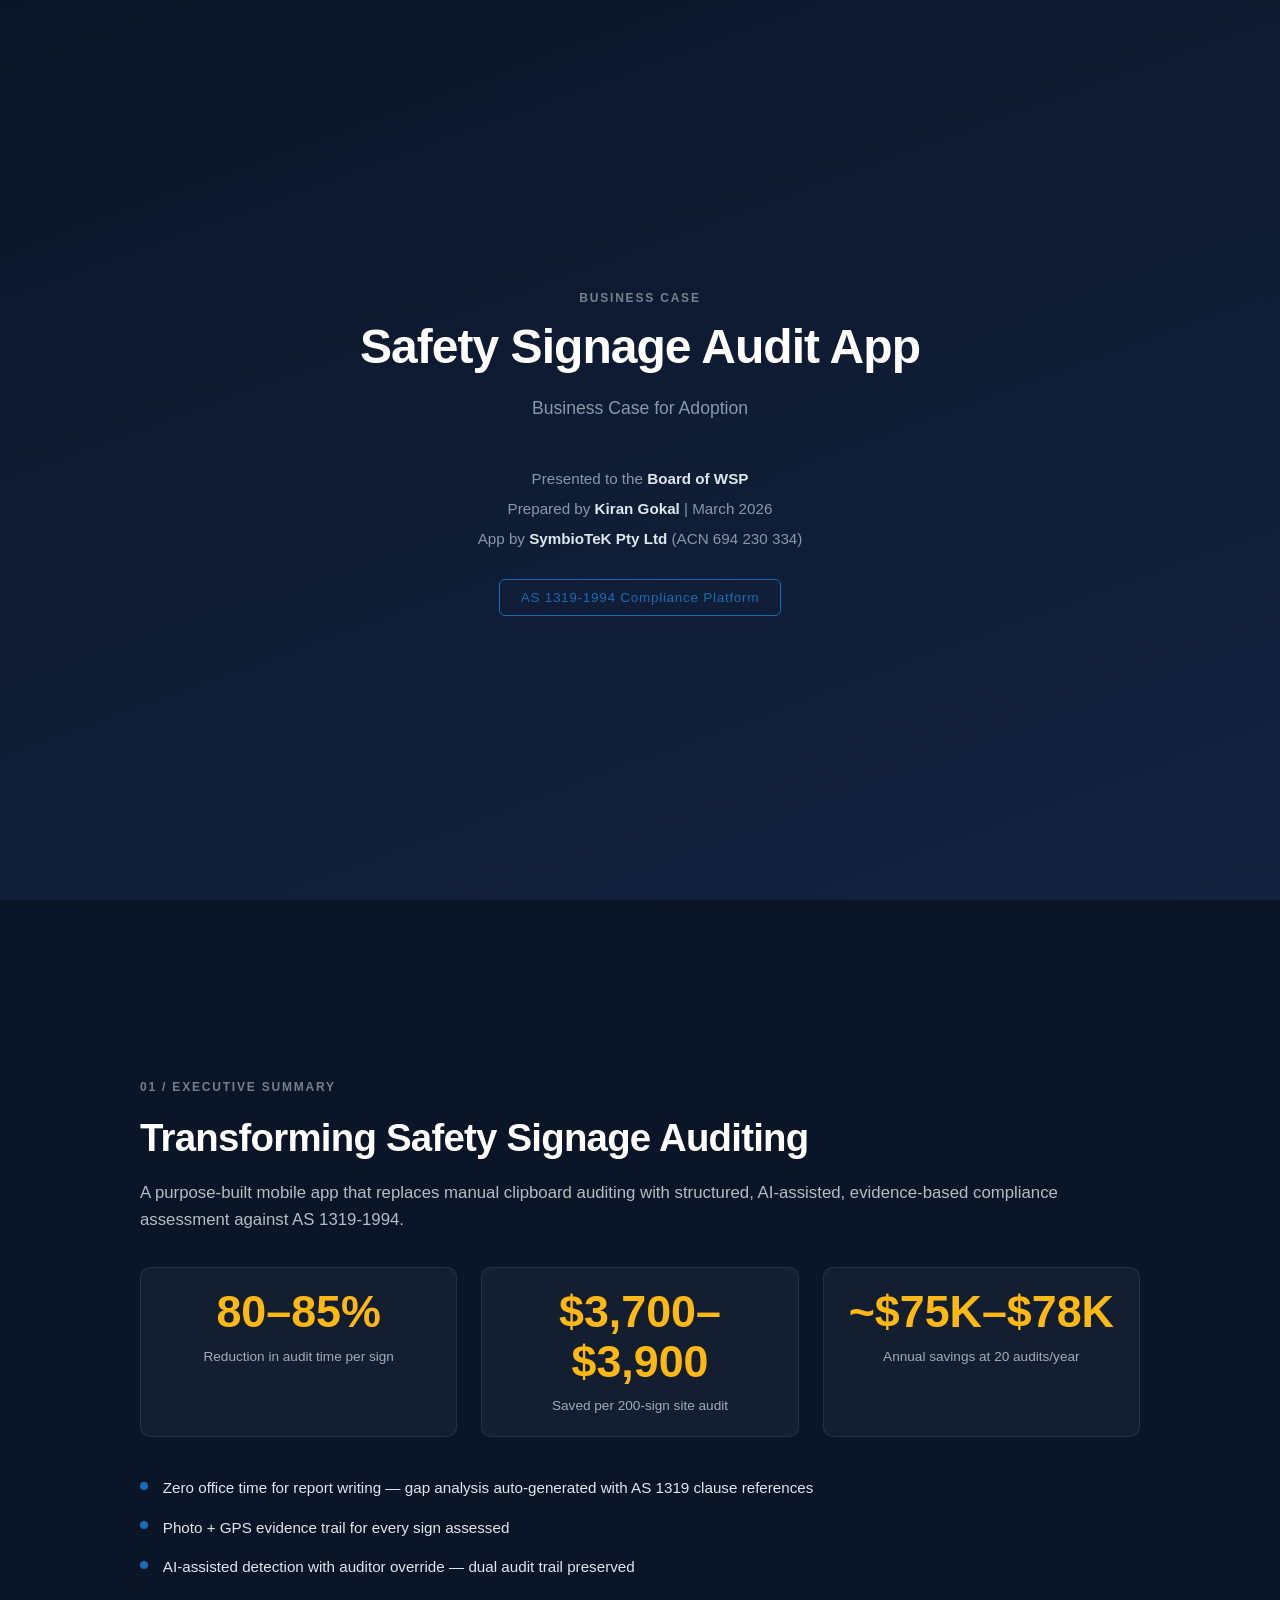
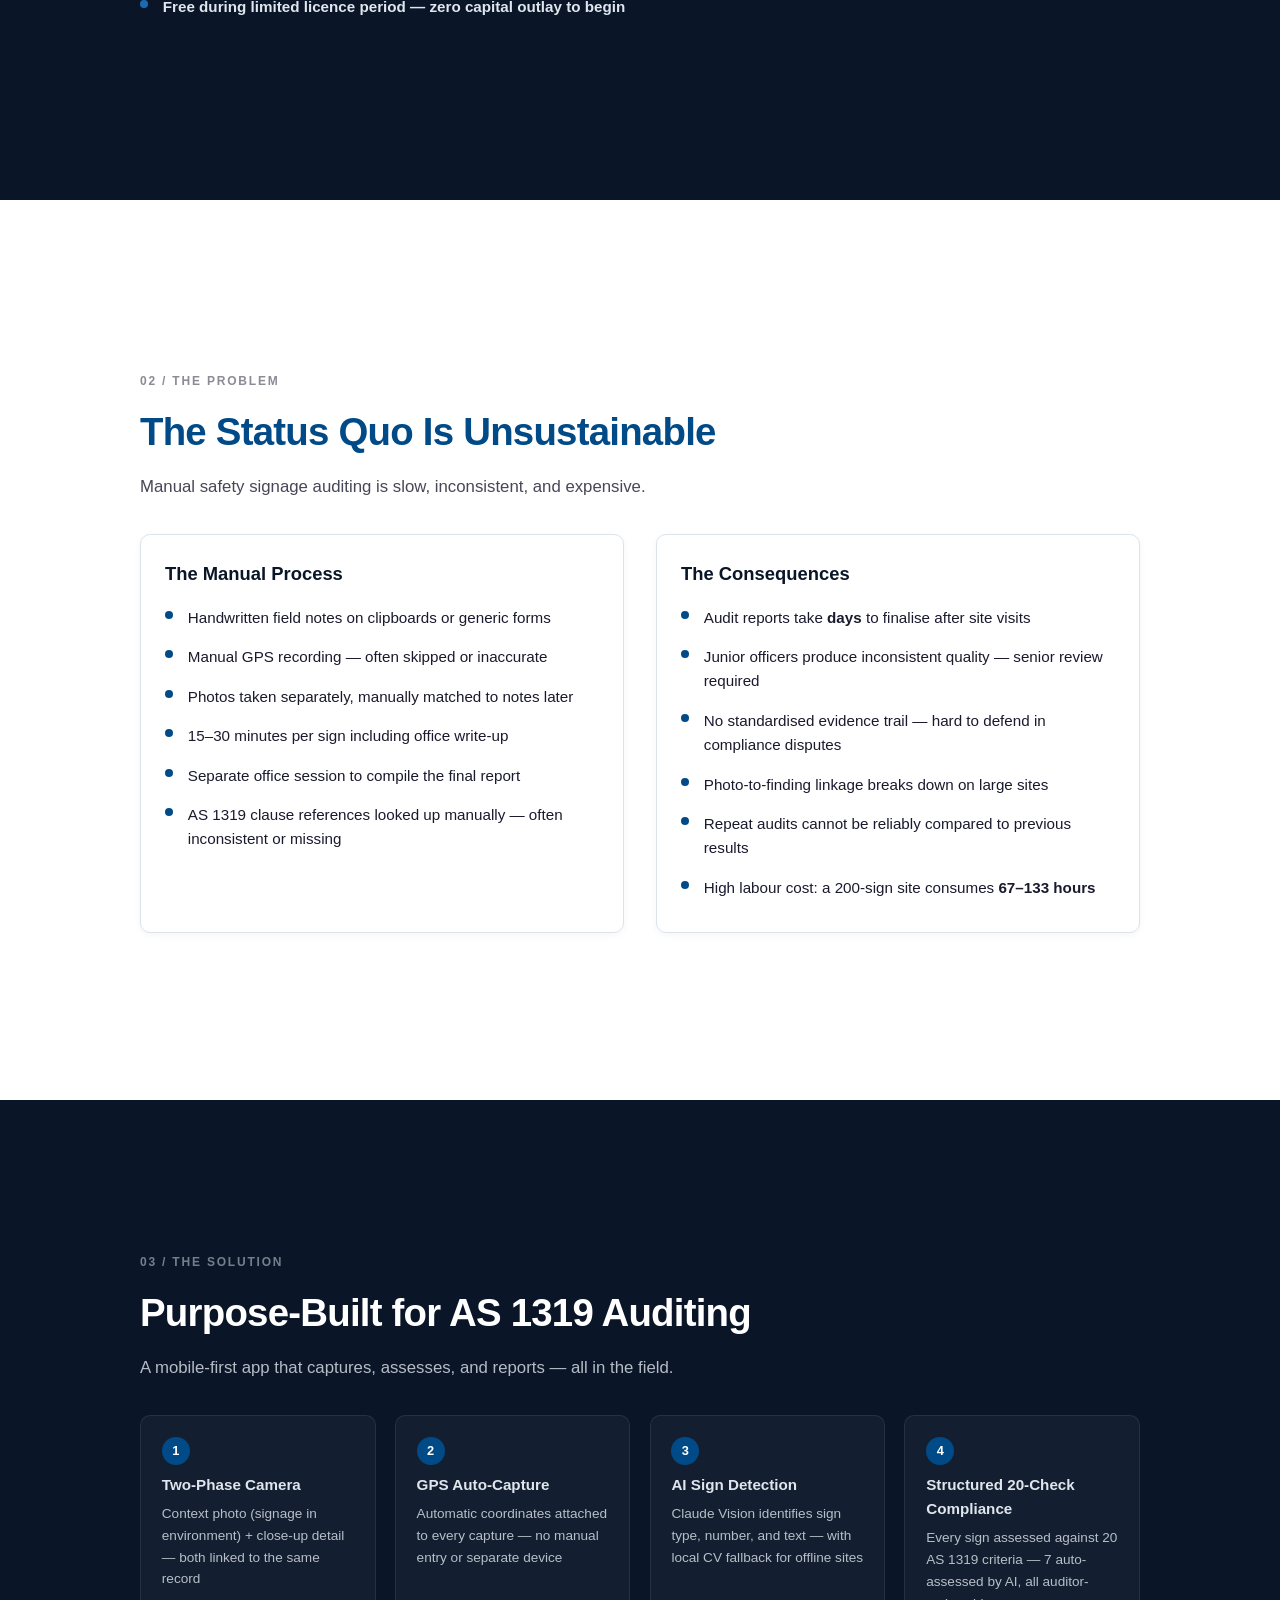
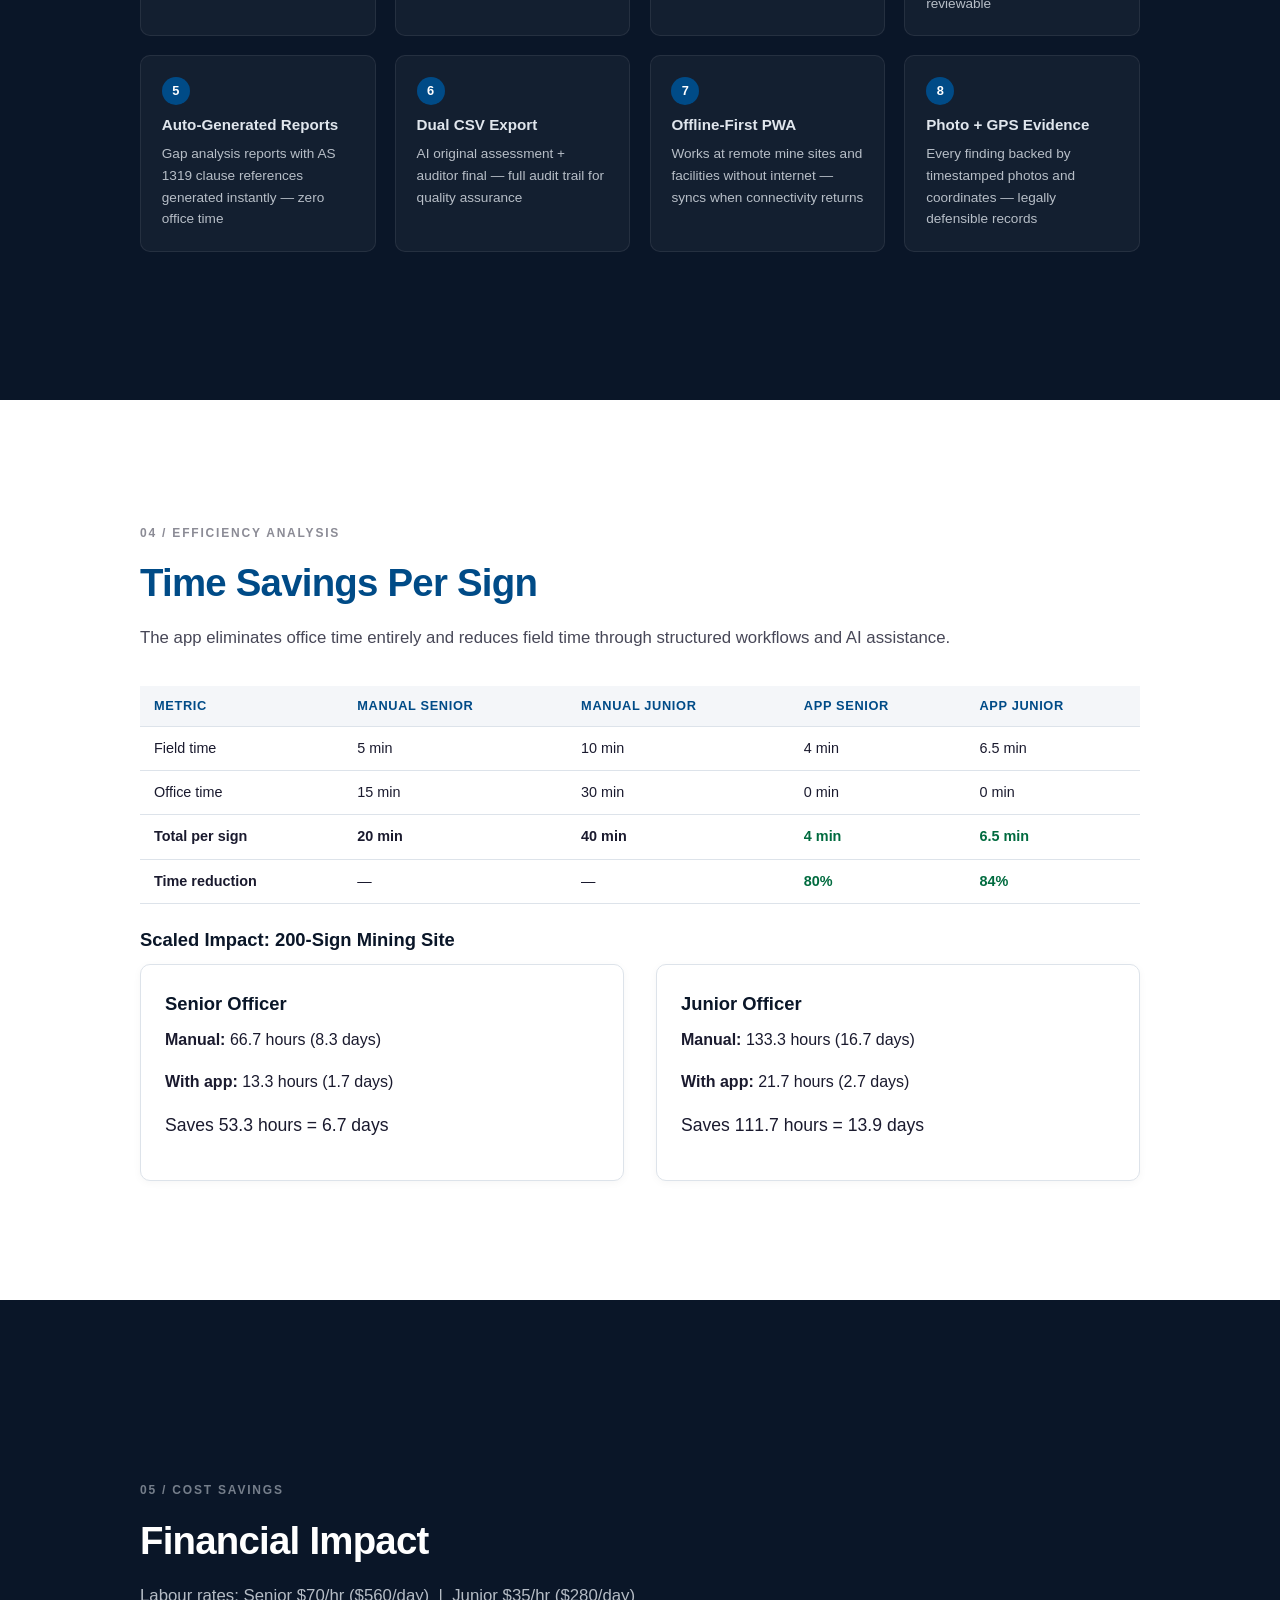
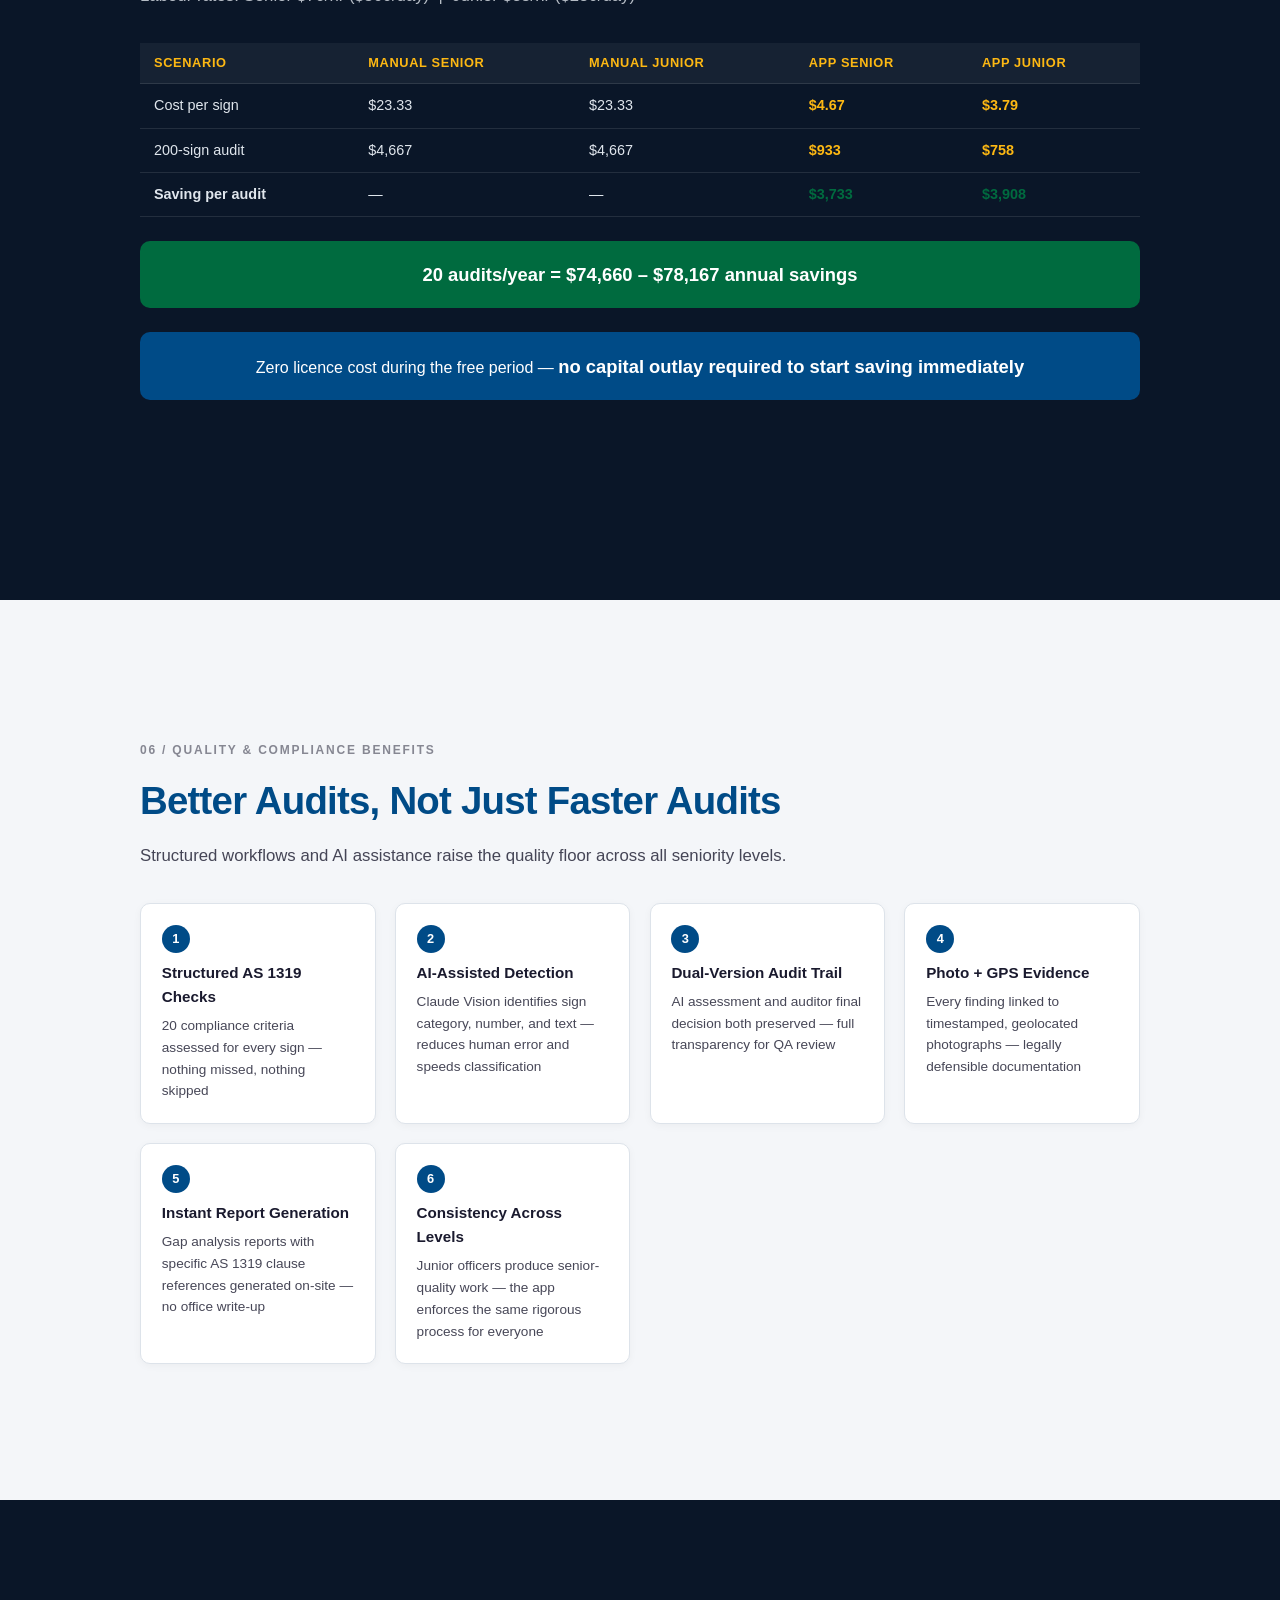
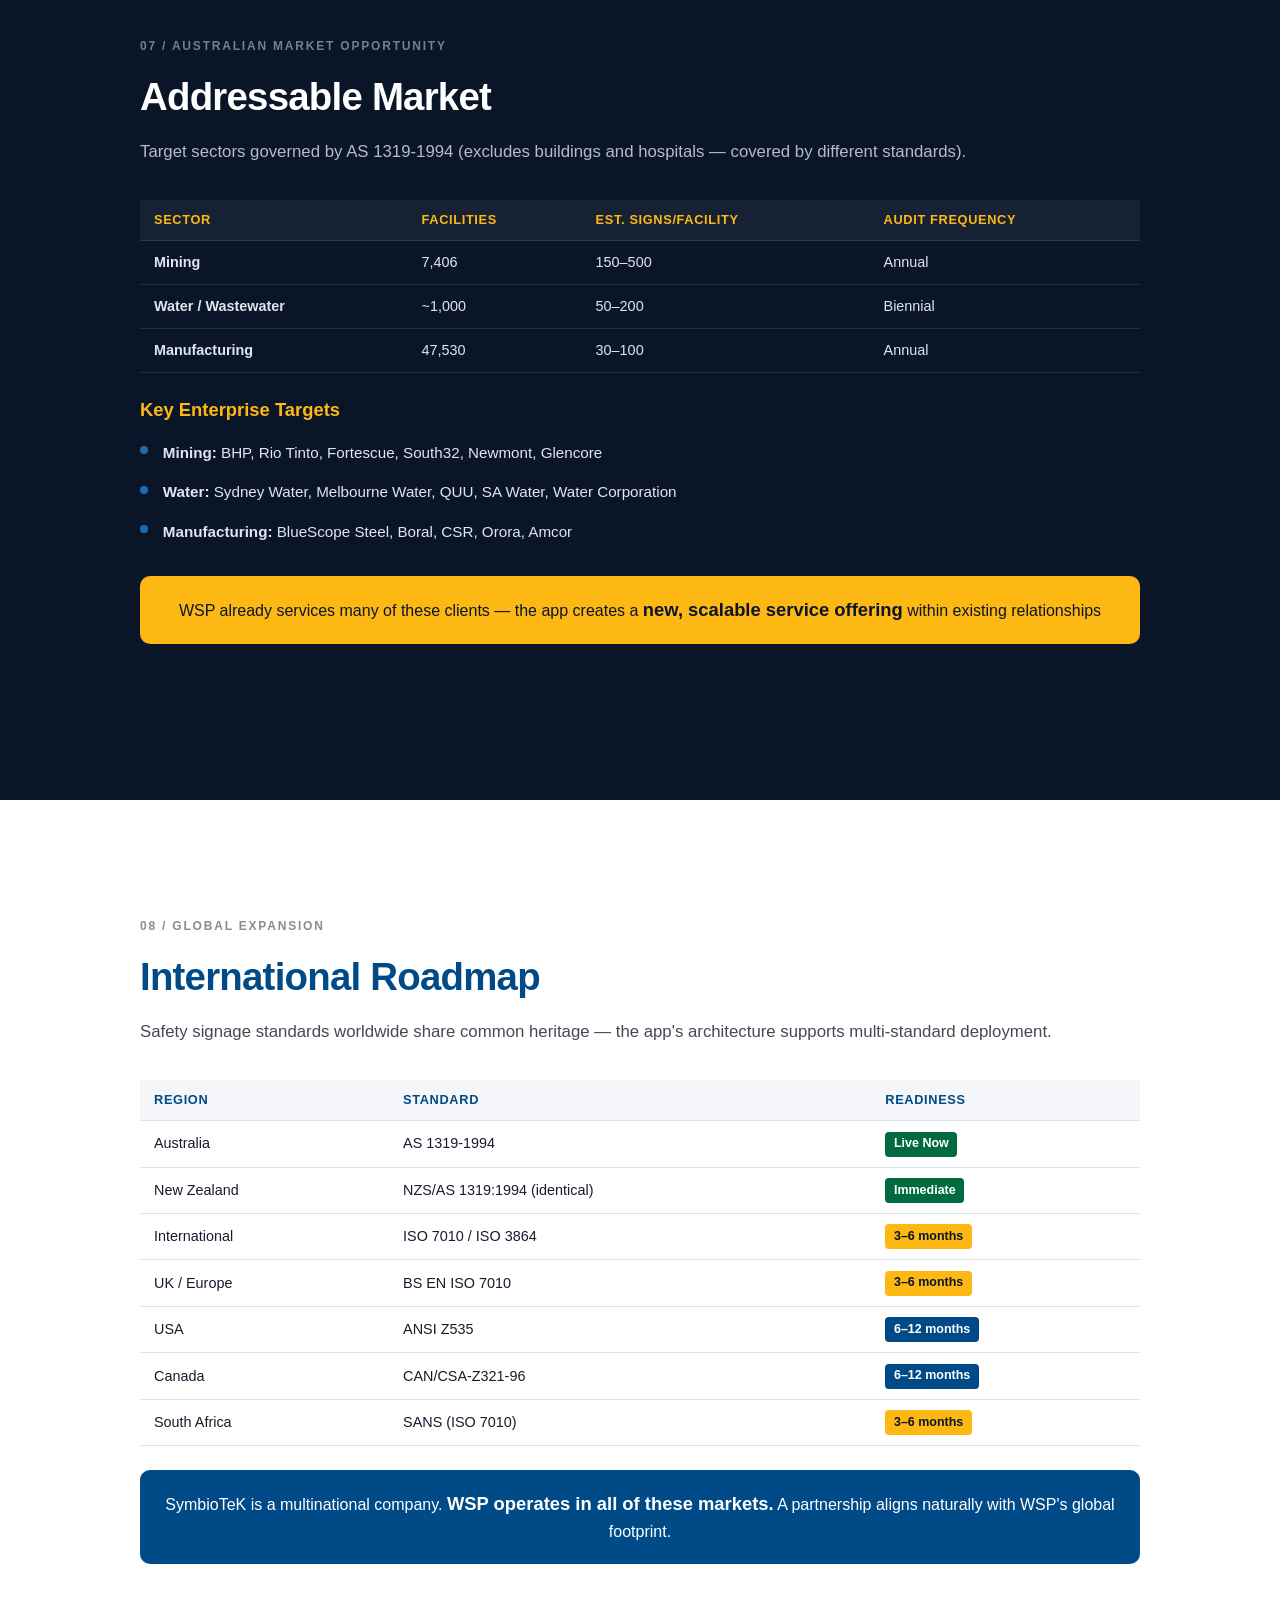
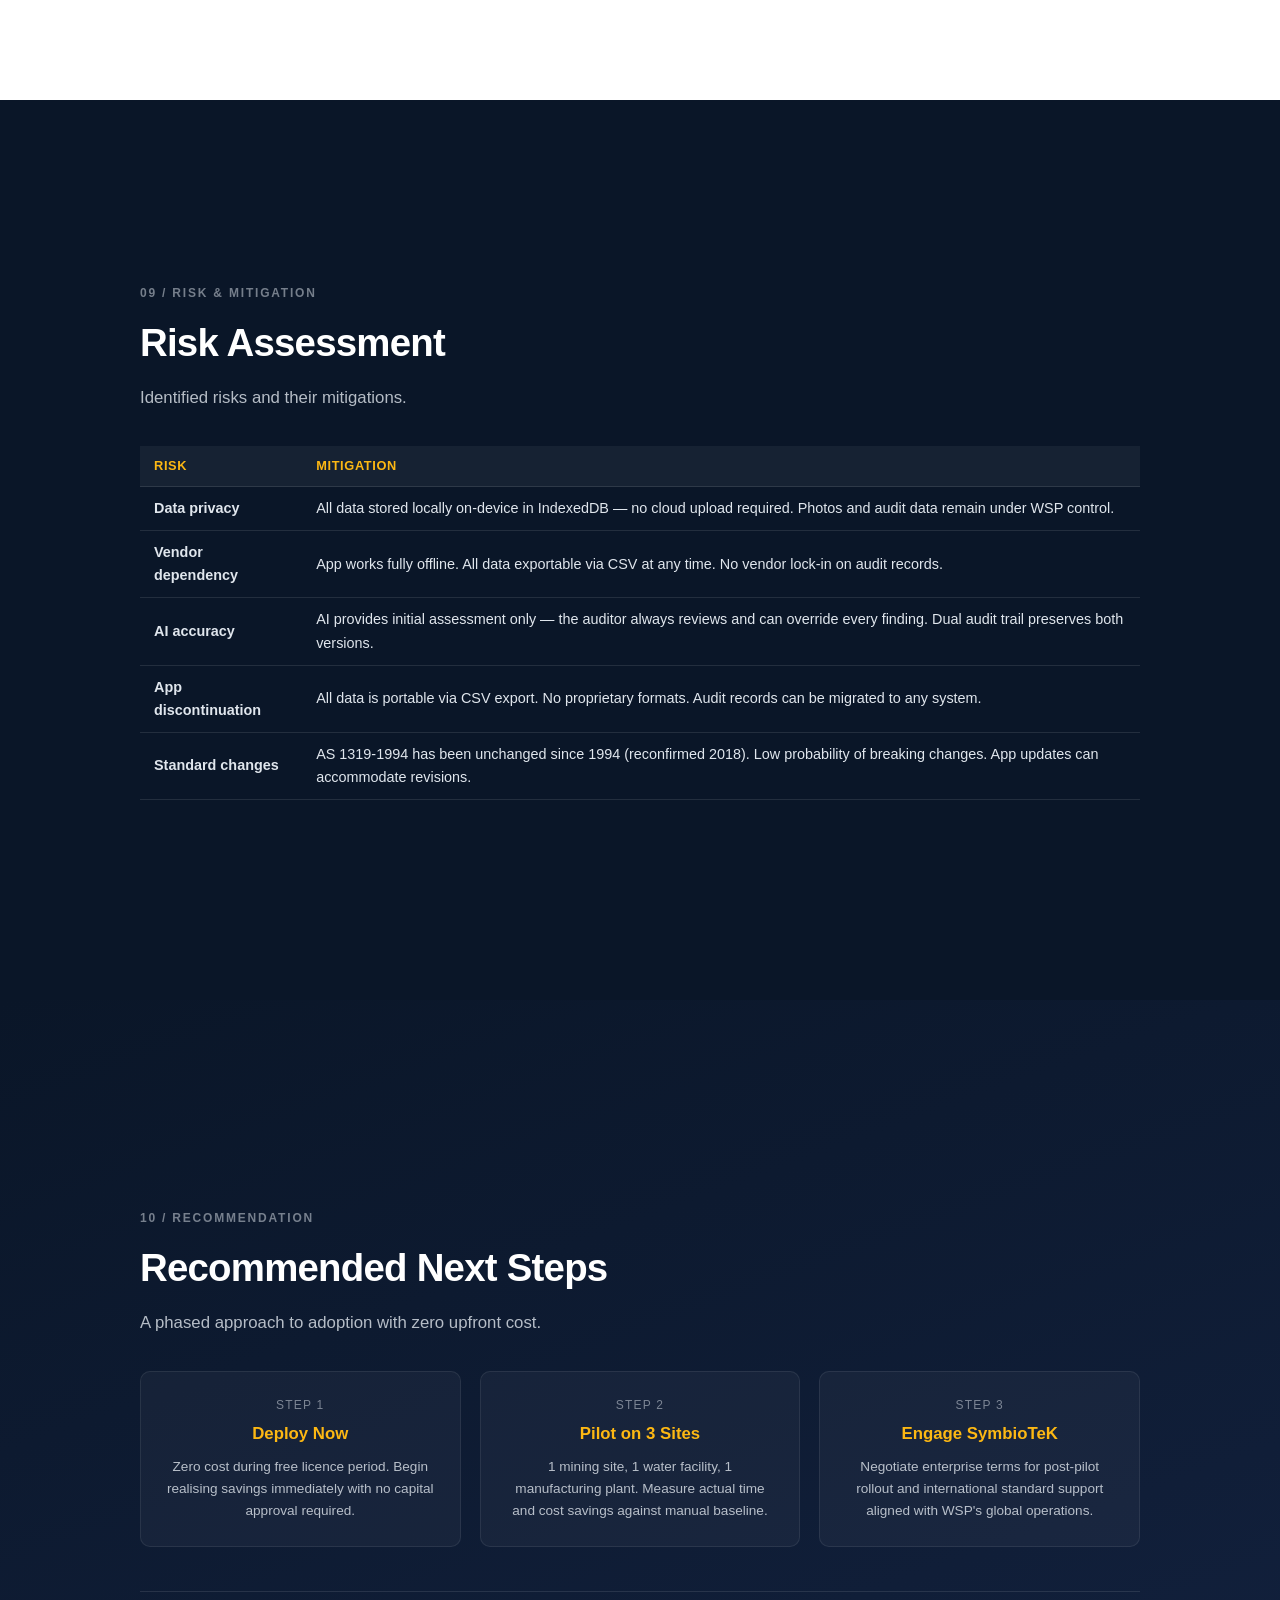
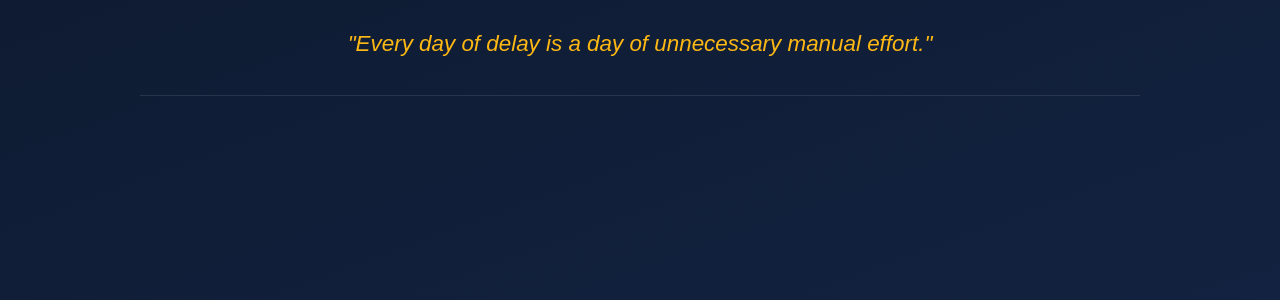
<file: business-case.html>
<!DOCTYPE html>
<html lang="en">
<head>
<meta charset="UTF-8">
<meta name="viewport" content="width=device-width, initial-scale=1.0">
<title>Safety Signage Audit App — Business Case for Adoption | WSP</title>
<style>
  :root {
    --dark: #0a1628;
    --dark-accent: #132240;
    --white: #ffffff;
    --light-bg: #f4f6f9;
    --primary: #004B87;
    --primary-light: #1a6bb5;
    --red: #CC0000;
    --green: #006B3F;
    --yellow: #FDB813;
    --text-dark: #1a1a2e;
    --text-light: #e0e6ed;
    --text-muted: #8899aa;
    --border: #dde3ea;
  }

  *, *::before, *::after { box-sizing: border-box; margin: 0; padding: 0; }

  html {
    scroll-snap-type: y mandatory;
    scroll-behavior: smooth;
    font-size: 16px;
  }

  body {
    font-family: -apple-system, BlinkMacSystemFont, "Segoe UI", Roboto, Helvetica, Arial, sans-serif;
    line-height: 1.6;
    color: var(--text-dark);
    background: var(--dark);
  }

  section {
    min-height: 100vh;
    scroll-snap-align: start;
    display: flex;
    align-items: center;
    justify-content: center;
    padding: 60px 24px;
  }

  .container {
    max-width: 1000px;
    width: 100%;
    margin: 0 auto;
  }

  /* Dark sections */
  .dark { background: var(--dark); color: var(--text-light); }
  .dark h2 { color: var(--white); }
  .dark h3 { color: var(--yellow); }
  .dark .subtitle { color: var(--text-muted); }

  /* Light sections */
  .light { background: var(--white); color: var(--text-dark); }
  .light h2 { color: var(--primary); }
  .light h3 { color: var(--dark); }

  /* Alt light */
  .light-alt { background: var(--light-bg); color: var(--text-dark); }
  .light-alt h2 { color: var(--primary); }

  h2 {
    font-size: clamp(1.8rem, 4vw, 2.4rem);
    margin-bottom: 0.3em;
    letter-spacing: -0.02em;
  }

  h3 {
    font-size: 1.15rem;
    margin-bottom: 0.5em;
  }

  p { margin-bottom: 1em; }

  .section-subtitle {
    font-size: 1.05rem;
    margin-bottom: 2em;
    opacity: 0.8;
  }

  .section-number {
    display: inline-block;
    font-size: 0.75rem;
    font-weight: 700;
    letter-spacing: 0.15em;
    text-transform: uppercase;
    margin-bottom: 0.8em;
    opacity: 0.5;
  }

  /* ---- Section 1: Title ---- */
  .title-section {
    text-align: center;
    background: linear-gradient(160deg, var(--dark) 0%, var(--dark-accent) 100%);
  }
  .title-section h1 {
    font-size: clamp(2rem, 5vw, 3rem);
    color: var(--white);
    margin-bottom: 0.4em;
    letter-spacing: -0.02em;
    line-height: 1.2;
  }
  .title-section .tagline {
    font-size: 1.1rem;
    color: var(--text-muted);
    margin-bottom: 2.5em;
  }
  .title-meta {
    display: flex;
    flex-direction: column;
    gap: 0.4em;
    font-size: 0.95rem;
    color: var(--text-muted);
  }
  .title-meta strong { color: var(--text-light); }
  .title-badge {
    display: inline-block;
    margin-top: 2em;
    padding: 0.5em 1.5em;
    border: 1px solid var(--primary-light);
    border-radius: 6px;
    color: var(--primary-light);
    font-size: 0.85rem;
    letter-spacing: 0.05em;
  }

  /* ---- Tables ---- */
  table {
    width: 100%;
    border-collapse: collapse;
    margin: 1.5em 0;
    font-size: 0.9rem;
  }
  .dark table { color: var(--text-light); }
  th, td {
    padding: 10px 14px;
    text-align: left;
    border-bottom: 1px solid var(--border);
  }
  .dark th, .dark td { border-color: rgba(255,255,255,0.1); }
  th {
    font-weight: 700;
    font-size: 0.8rem;
    text-transform: uppercase;
    letter-spacing: 0.05em;
  }
  .light th, .light-alt th { background: var(--light-bg); color: var(--primary); }
  .dark th { background: rgba(255,255,255,0.05); color: var(--yellow); }
  td.highlight { font-weight: 700; color: var(--green); }
  .dark td.highlight { color: var(--yellow); }
  td.saving { font-weight: 700; color: var(--green); }

  /* ---- Two-column layout ---- */
  .two-col {
    display: grid;
    grid-template-columns: 1fr 1fr;
    gap: 2em;
  }
  @media (max-width: 680px) {
    .two-col { grid-template-columns: 1fr; }
  }
  .col-card {
    padding: 1.5em;
    border-radius: 10px;
  }
  .dark .col-card { background: rgba(255,255,255,0.04); border: 1px solid rgba(255,255,255,0.08); }
  .light .col-card, .light-alt .col-card { background: var(--white); border: 1px solid var(--border); box-shadow: 0 2px 8px rgba(0,0,0,0.04); }

  /* ---- Grid cards ---- */
  .card-grid {
    display: grid;
    grid-template-columns: repeat(auto-fill, minmax(220px, 1fr));
    gap: 1.2em;
    margin-top: 1.5em;
  }
  .card {
    padding: 1.3em;
    border-radius: 10px;
    position: relative;
  }
  .dark .card { background: rgba(255,255,255,0.04); border: 1px solid rgba(255,255,255,0.08); }
  .light .card, .light-alt .card { background: var(--white); border: 1px solid var(--border); box-shadow: 0 2px 8px rgba(0,0,0,0.04); }
  .card-number {
    display: inline-block;
    width: 28px; height: 28px;
    line-height: 28px;
    text-align: center;
    border-radius: 50%;
    font-size: 0.8rem;
    font-weight: 700;
    margin-bottom: 0.6em;
  }
  .dark .card-number { background: var(--primary); color: var(--white); }
  .light .card-number, .light-alt .card-number { background: var(--primary); color: var(--white); }
  .card h4 {
    font-size: 0.95rem;
    margin-bottom: 0.4em;
  }
  .card p {
    font-size: 0.85rem;
    opacity: 0.8;
    margin-bottom: 0;
  }

  /* ---- Callout ---- */
  .callout {
    padding: 1.2em 1.5em;
    border-radius: 10px;
    margin: 1.5em 0;
    font-size: 1rem;
    text-align: center;
  }
  .callout-green { background: var(--green); color: var(--white); }
  .callout-blue { background: var(--primary); color: var(--white); }
  .callout-yellow { background: var(--yellow); color: var(--dark); }
  .callout-red { background: var(--red); color: var(--white); }
  .callout strong { font-size: 1.15em; }

  /* ---- Bullet list ---- */
  ul.clean {
    list-style: none;
    padding: 0;
  }
  ul.clean li {
    padding: 0.5em 0 0.5em 1.5em;
    position: relative;
    font-size: 0.95rem;
  }
  ul.clean li::before {
    content: "";
    position: absolute;
    left: 0;
    top: 0.85em;
    width: 8px; height: 8px;
    border-radius: 50%;
  }
  .dark ul.clean li::before { background: var(--primary-light); }
  .light ul.clean li::before, .light-alt ul.clean li::before { background: var(--primary); }

  /* ---- Exec summary stats ---- */
  .stat-row {
    display: grid;
    grid-template-columns: repeat(auto-fit, minmax(200px, 1fr));
    gap: 1.5em;
    margin: 2em 0;
  }
  .stat {
    text-align: center;
    padding: 1.2em;
    border-radius: 10px;
  }
  .dark .stat { background: rgba(255,255,255,0.04); border: 1px solid rgba(255,255,255,0.08); }
  .stat .num {
    font-size: clamp(2rem, 5vw, 2.8rem);
    font-weight: 800;
    line-height: 1.1;
    margin-bottom: 0.2em;
  }
  .stat .label {
    font-size: 0.85rem;
    opacity: 0.7;
  }
  .num-green { color: var(--green); }
  .num-yellow { color: var(--yellow); }
  .num-blue { color: var(--primary-light); }

  /* ---- Recommendation section ---- */
  .rec-steps {
    display: grid;
    grid-template-columns: repeat(auto-fit, minmax(200px, 1fr));
    gap: 1.2em;
    margin: 2em 0;
  }
  .rec-step {
    padding: 1.5em;
    border-radius: 10px;
    text-align: center;
  }
  .dark .rec-step { background: rgba(255,255,255,0.04); border: 1px solid rgba(255,255,255,0.08); }
  .rec-step .step-label {
    font-size: 0.75rem;
    text-transform: uppercase;
    letter-spacing: 0.1em;
    opacity: 0.5;
    margin-bottom: 0.5em;
  }
  .rec-step h4 {
    font-size: 1.05rem;
    margin-bottom: 0.5em;
    color: var(--yellow);
  }
  .rec-step p {
    font-size: 0.85rem;
    opacity: 0.8;
    margin-bottom: 0;
  }

  .closing-quote {
    text-align: center;
    font-size: clamp(1.1rem, 3vw, 1.4rem);
    font-style: italic;
    margin-top: 2em;
    padding: 1.5em;
    border-top: 1px solid rgba(255,255,255,0.1);
    border-bottom: 1px solid rgba(255,255,255,0.1);
    color: var(--yellow);
  }

  /* ---- Readiness badges ---- */
  .badge {
    display: inline-block;
    padding: 0.2em 0.7em;
    border-radius: 4px;
    font-size: 0.78rem;
    font-weight: 600;
  }
  .badge-green { background: var(--green); color: var(--white); }
  .badge-yellow { background: var(--yellow); color: var(--dark); }
  .badge-blue { background: var(--primary); color: var(--white); }

  /* ---- Print styles ---- */
  @media print {
    html { scroll-snap-type: none; }
    section {
      min-height: auto;
      page-break-after: always;
      padding: 40px 20px;
    }
    .dark, .title-section { background: var(--white) !important; color: var(--text-dark) !important; }
    .dark h2, .title-section h1 { color: var(--primary) !important; }
    .dark h3 { color: var(--dark) !important; }
    .dark .section-number, .dark .subtitle, .title-section .tagline,
    .dark .stat .label, .dark ul.clean li::before { color: var(--text-dark) !important; opacity: 0.6; }
    .dark .stat { border-color: var(--border) !important; }
    .dark .card, .dark .col-card, .dark .rec-step { background: var(--light-bg) !important; border-color: var(--border) !important; color: var(--text-dark) !important; }
    .dark .card-number { background: var(--primary) !important; }
    .dark table { color: var(--text-dark) !important; }
    .dark th { color: var(--primary) !important; background: var(--light-bg) !important; }
    .dark td, .dark th { border-color: var(--border) !important; }
    .stat .num { color: var(--primary) !important; }
    .rec-step h4 { color: var(--primary) !important; }
    .closing-quote { color: var(--primary) !important; border-color: var(--border) !important; }
    .title-meta, .title-meta strong { color: var(--text-dark) !important; }
    .title-badge { border-color: var(--primary) !important; color: var(--primary) !important; }
    .callout-green, .callout-blue, .callout-red { color: var(--white) !important; -webkit-print-color-adjust: exact; print-color-adjust: exact; }
    body { background: var(--white); }
  }
</style>
</head>
<body>

<!-- ============================================================ -->
<!-- 1. TITLE SLIDE -->
<!-- ============================================================ -->
<section class="title-section dark">
  <div class="container">
    <p class="section-number">Business Case</p>
    <h1>Safety Signage Audit App</h1>
    <p class="tagline">Business Case for Adoption</p>
    <div class="title-meta">
      <span>Presented to the <strong>Board of WSP</strong></span>
      <span>Prepared by <strong>Kiran Gokal</strong> | March 2026</span>
      <span>App by <strong>SymbioTeK Pty Ltd</strong> (ACN 694 230 334)</span>
    </div>
    <div class="title-badge">AS 1319-1994 Compliance Platform</div>
  </div>
</section>

<!-- ============================================================ -->
<!-- 2. EXECUTIVE SUMMARY -->
<!-- ============================================================ -->
<section class="dark">
  <div class="container">
    <p class="section-number">01 / Executive Summary</p>
    <h2>Transforming Safety Signage Auditing</h2>
    <p class="section-subtitle">A purpose-built mobile app that replaces manual clipboard auditing with structured, AI-assisted, evidence-based compliance assessment against AS 1319-1994.</p>

    <div class="stat-row">
      <div class="stat">
        <div class="num num-yellow">80–85%</div>
        <div class="label">Reduction in audit time per sign</div>
      </div>
      <div class="stat">
        <div class="num num-yellow">$3,700–$3,900</div>
        <div class="label">Saved per 200-sign site audit</div>
      </div>
      <div class="stat">
        <div class="num num-yellow">~$75K–$78K</div>
        <div class="label">Annual savings at 20 audits/year</div>
      </div>
    </div>

    <ul class="clean">
      <li>Zero office time for report writing — gap analysis auto-generated with AS 1319 clause references</li>
      <li>Photo + GPS evidence trail for every sign assessed</li>
      <li>AI-assisted detection with auditor override — dual audit trail preserved</li>
      <li><strong>Free during limited licence period — zero capital outlay to begin</strong></li>
    </ul>
  </div>
</section>

<!-- ============================================================ -->
<!-- 3. THE PROBLEM -->
<!-- ============================================================ -->
<section class="light">
  <div class="container">
    <p class="section-number">02 / The Problem</p>
    <h2>The Status Quo Is Unsustainable</h2>
    <p class="section-subtitle">Manual safety signage auditing is slow, inconsistent, and expensive.</p>

    <div class="two-col">
      <div class="col-card">
        <h3>The Manual Process</h3>
        <ul class="clean">
          <li>Handwritten field notes on clipboards or generic forms</li>
          <li>Manual GPS recording — often skipped or inaccurate</li>
          <li>Photos taken separately, manually matched to notes later</li>
          <li>15–30 minutes per sign including office write-up</li>
          <li>Separate office session to compile the final report</li>
          <li>AS 1319 clause references looked up manually — often inconsistent or missing</li>
        </ul>
      </div>
      <div class="col-card">
        <h3>The Consequences</h3>
        <ul class="clean">
          <li>Audit reports take <strong>days</strong> to finalise after site visits</li>
          <li>Junior officers produce inconsistent quality — senior review required</li>
          <li>No standardised evidence trail — hard to defend in compliance disputes</li>
          <li>Photo-to-finding linkage breaks down on large sites</li>
          <li>Repeat audits cannot be reliably compared to previous results</li>
          <li>High labour cost: a 200-sign site consumes <strong>67–133 hours</strong></li>
        </ul>
      </div>
    </div>
  </div>
</section>

<!-- ============================================================ -->
<!-- 4. THE SOLUTION -->
<!-- ============================================================ -->
<section class="dark">
  <div class="container">
    <p class="section-number">03 / The Solution</p>
    <h2>Purpose-Built for AS 1319 Auditing</h2>
    <p class="section-subtitle">A mobile-first app that captures, assesses, and reports — all in the field.</p>

    <div class="card-grid">
      <div class="card">
        <div class="card-number">1</div>
        <h4>Two-Phase Camera</h4>
        <p>Context photo (signage in environment) + close-up detail — both linked to the same record</p>
      </div>
      <div class="card">
        <div class="card-number">2</div>
        <h4>GPS Auto-Capture</h4>
        <p>Automatic coordinates attached to every capture — no manual entry or separate device</p>
      </div>
      <div class="card">
        <div class="card-number">3</div>
        <h4>AI Sign Detection</h4>
        <p>Claude Vision identifies sign type, number, and text — with local CV fallback for offline sites</p>
      </div>
      <div class="card">
        <div class="card-number">4</div>
        <h4>Structured 20-Check Compliance</h4>
        <p>Every sign assessed against 20 AS 1319 criteria — 7 auto-assessed by AI, all auditor-reviewable</p>
      </div>
      <div class="card">
        <div class="card-number">5</div>
        <h4>Auto-Generated Reports</h4>
        <p>Gap analysis reports with AS 1319 clause references generated instantly — zero office time</p>
      </div>
      <div class="card">
        <div class="card-number">6</div>
        <h4>Dual CSV Export</h4>
        <p>AI original assessment + auditor final — full audit trail for quality assurance</p>
      </div>
      <div class="card">
        <div class="card-number">7</div>
        <h4>Offline-First PWA</h4>
        <p>Works at remote mine sites and facilities without internet — syncs when connectivity returns</p>
      </div>
      <div class="card">
        <div class="card-number">8</div>
        <h4>Photo + GPS Evidence</h4>
        <p>Every finding backed by timestamped photos and coordinates — legally defensible records</p>
      </div>
    </div>
  </div>
</section>

<!-- ============================================================ -->
<!-- 5. EFFICIENCY ANALYSIS -->
<!-- ============================================================ -->
<section class="light">
  <div class="container">
    <p class="section-number">04 / Efficiency Analysis</p>
    <h2>Time Savings Per Sign</h2>
    <p class="section-subtitle">The app eliminates office time entirely and reduces field time through structured workflows and AI assistance.</p>

    <table>
      <thead>
        <tr>
          <th>Metric</th>
          <th>Manual Senior</th>
          <th>Manual Junior</th>
          <th>App Senior</th>
          <th>App Junior</th>
        </tr>
      </thead>
      <tbody>
        <tr>
          <td>Field time</td>
          <td>5 min</td>
          <td>10 min</td>
          <td>4 min</td>
          <td>6.5 min</td>
        </tr>
        <tr>
          <td>Office time</td>
          <td>15 min</td>
          <td>30 min</td>
          <td>0 min</td>
          <td>0 min</td>
        </tr>
        <tr>
          <td><strong>Total per sign</strong></td>
          <td><strong>20 min</strong></td>
          <td><strong>40 min</strong></td>
          <td class="highlight"><strong>4 min</strong></td>
          <td class="highlight"><strong>6.5 min</strong></td>
        </tr>
        <tr>
          <td><strong>Time reduction</strong></td>
          <td>—</td>
          <td>—</td>
          <td class="saving"><strong>80%</strong></td>
          <td class="saving"><strong>84%</strong></td>
        </tr>
      </tbody>
    </table>

    <h3>Scaled Impact: 200-Sign Mining Site</h3>
    <div class="two-col">
      <div class="col-card">
        <h3>Senior Officer</h3>
        <p><strong>Manual:</strong> 66.7 hours (8.3 days)</p>
        <p><strong>With app:</strong> 13.3 hours (1.7 days)</p>
        <p class="saving" style="font-size:1.1rem; margin-top:0.5em;">Saves 53.3 hours = 6.7 days</p>
      </div>
      <div class="col-card">
        <h3>Junior Officer</h3>
        <p><strong>Manual:</strong> 133.3 hours (16.7 days)</p>
        <p><strong>With app:</strong> 21.7 hours (2.7 days)</p>
        <p class="saving" style="font-size:1.1rem; margin-top:0.5em;">Saves 111.7 hours = 13.9 days</p>
      </div>
    </div>
  </div>
</section>

<!-- ============================================================ -->
<!-- 6. COST SAVINGS -->
<!-- ============================================================ -->
<section class="dark">
  <div class="container">
    <p class="section-number">05 / Cost Savings</p>
    <h2>Financial Impact</h2>
    <p class="section-subtitle">Labour rates: Senior $70/hr ($560/day) &nbsp;|&nbsp; Junior $35/hr ($280/day)</p>

    <table>
      <thead>
        <tr>
          <th>Scenario</th>
          <th>Manual Senior</th>
          <th>Manual Junior</th>
          <th>App Senior</th>
          <th>App Junior</th>
        </tr>
      </thead>
      <tbody>
        <tr>
          <td>Cost per sign</td>
          <td>$23.33</td>
          <td>$23.33</td>
          <td class="highlight">$4.67</td>
          <td class="highlight">$3.79</td>
        </tr>
        <tr>
          <td>200-sign audit</td>
          <td>$4,667</td>
          <td>$4,667</td>
          <td class="highlight">$933</td>
          <td class="highlight">$758</td>
        </tr>
        <tr>
          <td><strong>Saving per audit</strong></td>
          <td>—</td>
          <td>—</td>
          <td class="saving"><strong>$3,733</strong></td>
          <td class="saving"><strong>$3,908</strong></td>
        </tr>
      </tbody>
    </table>

    <div class="callout callout-green">
      <strong>20 audits/year = $74,660 – $78,167 annual savings</strong>
    </div>

    <div class="callout callout-blue">
      Zero licence cost during the free period — <strong>no capital outlay required to start saving immediately</strong>
    </div>
  </div>
</section>

<!-- ============================================================ -->
<!-- 7. QUALITY & COMPLIANCE -->
<!-- ============================================================ -->
<section class="light-alt">
  <div class="container">
    <p class="section-number">06 / Quality &amp; Compliance Benefits</p>
    <h2>Better Audits, Not Just Faster Audits</h2>
    <p class="section-subtitle">Structured workflows and AI assistance raise the quality floor across all seniority levels.</p>

    <div class="card-grid">
      <div class="card">
        <div class="card-number">1</div>
        <h4>Structured AS 1319 Checks</h4>
        <p>20 compliance criteria assessed for every sign — nothing missed, nothing skipped</p>
      </div>
      <div class="card">
        <div class="card-number">2</div>
        <h4>AI-Assisted Detection</h4>
        <p>Claude Vision identifies sign category, number, and text — reduces human error and speeds classification</p>
      </div>
      <div class="card">
        <div class="card-number">3</div>
        <h4>Dual-Version Audit Trail</h4>
        <p>AI assessment and auditor final decision both preserved — full transparency for QA review</p>
      </div>
      <div class="card">
        <div class="card-number">4</div>
        <h4>Photo + GPS Evidence</h4>
        <p>Every finding linked to timestamped, geolocated photographs — legally defensible documentation</p>
      </div>
      <div class="card">
        <div class="card-number">5</div>
        <h4>Instant Report Generation</h4>
        <p>Gap analysis reports with specific AS 1319 clause references generated on-site — no office write-up</p>
      </div>
      <div class="card">
        <div class="card-number">6</div>
        <h4>Consistency Across Levels</h4>
        <p>Junior officers produce senior-quality work — the app enforces the same rigorous process for everyone</p>
      </div>
    </div>
  </div>
</section>

<!-- ============================================================ -->
<!-- 8. AUSTRALIAN MARKET OPPORTUNITY -->
<!-- ============================================================ -->
<section class="dark">
  <div class="container">
    <p class="section-number">07 / Australian Market Opportunity</p>
    <h2>Addressable Market</h2>
    <p class="section-subtitle">Target sectors governed by AS 1319-1994 (excludes buildings and hospitals — covered by different standards).</p>

    <table>
      <thead>
        <tr>
          <th>Sector</th>
          <th>Facilities</th>
          <th>Est. Signs/Facility</th>
          <th>Audit Frequency</th>
        </tr>
      </thead>
      <tbody>
        <tr>
          <td><strong>Mining</strong></td>
          <td>7,406</td>
          <td>150–500</td>
          <td>Annual</td>
        </tr>
        <tr>
          <td><strong>Water / Wastewater</strong></td>
          <td>~1,000</td>
          <td>50–200</td>
          <td>Biennial</td>
        </tr>
        <tr>
          <td><strong>Manufacturing</strong></td>
          <td>47,530</td>
          <td>30–100</td>
          <td>Annual</td>
        </tr>
      </tbody>
    </table>

    <h3>Key Enterprise Targets</h3>
    <ul class="clean">
      <li><strong>Mining:</strong> BHP, Rio Tinto, Fortescue, South32, Newmont, Glencore</li>
      <li><strong>Water:</strong> Sydney Water, Melbourne Water, QUU, SA Water, Water Corporation</li>
      <li><strong>Manufacturing:</strong> BlueScope Steel, Boral, CSR, Orora, Amcor</li>
    </ul>

    <div class="callout callout-yellow">
      WSP already services many of these clients — the app creates a <strong>new, scalable service offering</strong> within existing relationships
    </div>
  </div>
</section>

<!-- ============================================================ -->
<!-- 9. GLOBAL EXPANSION -->
<!-- ============================================================ -->
<section class="light">
  <div class="container">
    <p class="section-number">08 / Global Expansion</p>
    <h2>International Roadmap</h2>
    <p class="section-subtitle">Safety signage standards worldwide share common heritage — the app's architecture supports multi-standard deployment.</p>

    <table>
      <thead>
        <tr>
          <th>Region</th>
          <th>Standard</th>
          <th>Readiness</th>
        </tr>
      </thead>
      <tbody>
        <tr>
          <td>Australia</td>
          <td>AS 1319-1994</td>
          <td><span class="badge badge-green">Live Now</span></td>
        </tr>
        <tr>
          <td>New Zealand</td>
          <td>NZS/AS 1319:1994 (identical)</td>
          <td><span class="badge badge-green">Immediate</span></td>
        </tr>
        <tr>
          <td>International</td>
          <td>ISO 7010 / ISO 3864</td>
          <td><span class="badge badge-yellow">3–6 months</span></td>
        </tr>
        <tr>
          <td>UK / Europe</td>
          <td>BS EN ISO 7010</td>
          <td><span class="badge badge-yellow">3–6 months</span></td>
        </tr>
        <tr>
          <td>USA</td>
          <td>ANSI Z535</td>
          <td><span class="badge badge-blue">6–12 months</span></td>
        </tr>
        <tr>
          <td>Canada</td>
          <td>CAN/CSA-Z321-96</td>
          <td><span class="badge badge-blue">6–12 months</span></td>
        </tr>
        <tr>
          <td>South Africa</td>
          <td>SANS (ISO 7010)</td>
          <td><span class="badge badge-yellow">3–6 months</span></td>
        </tr>
      </tbody>
    </table>

    <div class="callout callout-blue">
      SymbioTeK is a multinational company. <strong>WSP operates in all of these markets.</strong> A partnership aligns naturally with WSP's global footprint.
    </div>
  </div>
</section>

<!-- ============================================================ -->
<!-- 10. RISK & MITIGATION -->
<!-- ============================================================ -->
<section class="dark">
  <div class="container">
    <p class="section-number">09 / Risk &amp; Mitigation</p>
    <h2>Risk Assessment</h2>
    <p class="section-subtitle">Identified risks and their mitigations.</p>

    <table>
      <thead>
        <tr>
          <th>Risk</th>
          <th>Mitigation</th>
        </tr>
      </thead>
      <tbody>
        <tr>
          <td><strong>Data privacy</strong></td>
          <td>All data stored locally on-device in IndexedDB — no cloud upload required. Photos and audit data remain under WSP control.</td>
        </tr>
        <tr>
          <td><strong>Vendor dependency</strong></td>
          <td>App works fully offline. All data exportable via CSV at any time. No vendor lock-in on audit records.</td>
        </tr>
        <tr>
          <td><strong>AI accuracy</strong></td>
          <td>AI provides initial assessment only — the auditor always reviews and can override every finding. Dual audit trail preserves both versions.</td>
        </tr>
        <tr>
          <td><strong>App discontinuation</strong></td>
          <td>All data is portable via CSV export. No proprietary formats. Audit records can be migrated to any system.</td>
        </tr>
        <tr>
          <td><strong>Standard changes</strong></td>
          <td>AS 1319-1994 has been unchanged since 1994 (reconfirmed 2018). Low probability of breaking changes. App updates can accommodate revisions.</td>
        </tr>
      </tbody>
    </table>
  </div>
</section>

<!-- ============================================================ -->
<!-- 11. RECOMMENDATION -->
<!-- ============================================================ -->
<section class="dark" style="background: linear-gradient(160deg, var(--dark) 0%, var(--dark-accent) 100%);">
  <div class="container">
    <p class="section-number">10 / Recommendation</p>
    <h2>Recommended Next Steps</h2>
    <p class="section-subtitle">A phased approach to adoption with zero upfront cost.</p>

    <div class="rec-steps">
      <div class="rec-step">
        <div class="step-label">Step 1</div>
        <h4>Deploy Now</h4>
        <p>Zero cost during free licence period. Begin realising savings immediately with no capital approval required.</p>
      </div>
      <div class="rec-step">
        <div class="step-label">Step 2</div>
        <h4>Pilot on 3 Sites</h4>
        <p>1 mining site, 1 water facility, 1 manufacturing plant. Measure actual time and cost savings against manual baseline.</p>
      </div>
      <div class="rec-step">
        <div class="step-label">Step 3</div>
        <h4>Engage SymbioTeK</h4>
        <p>Negotiate enterprise terms for post-pilot rollout and international standard support aligned with WSP's global operations.</p>
      </div>
    </div>

    <div class="closing-quote">
      "Every day of delay is a day of unnecessary manual effort."
    </div>
  </div>
</section>

</body>
</html>
</file>
